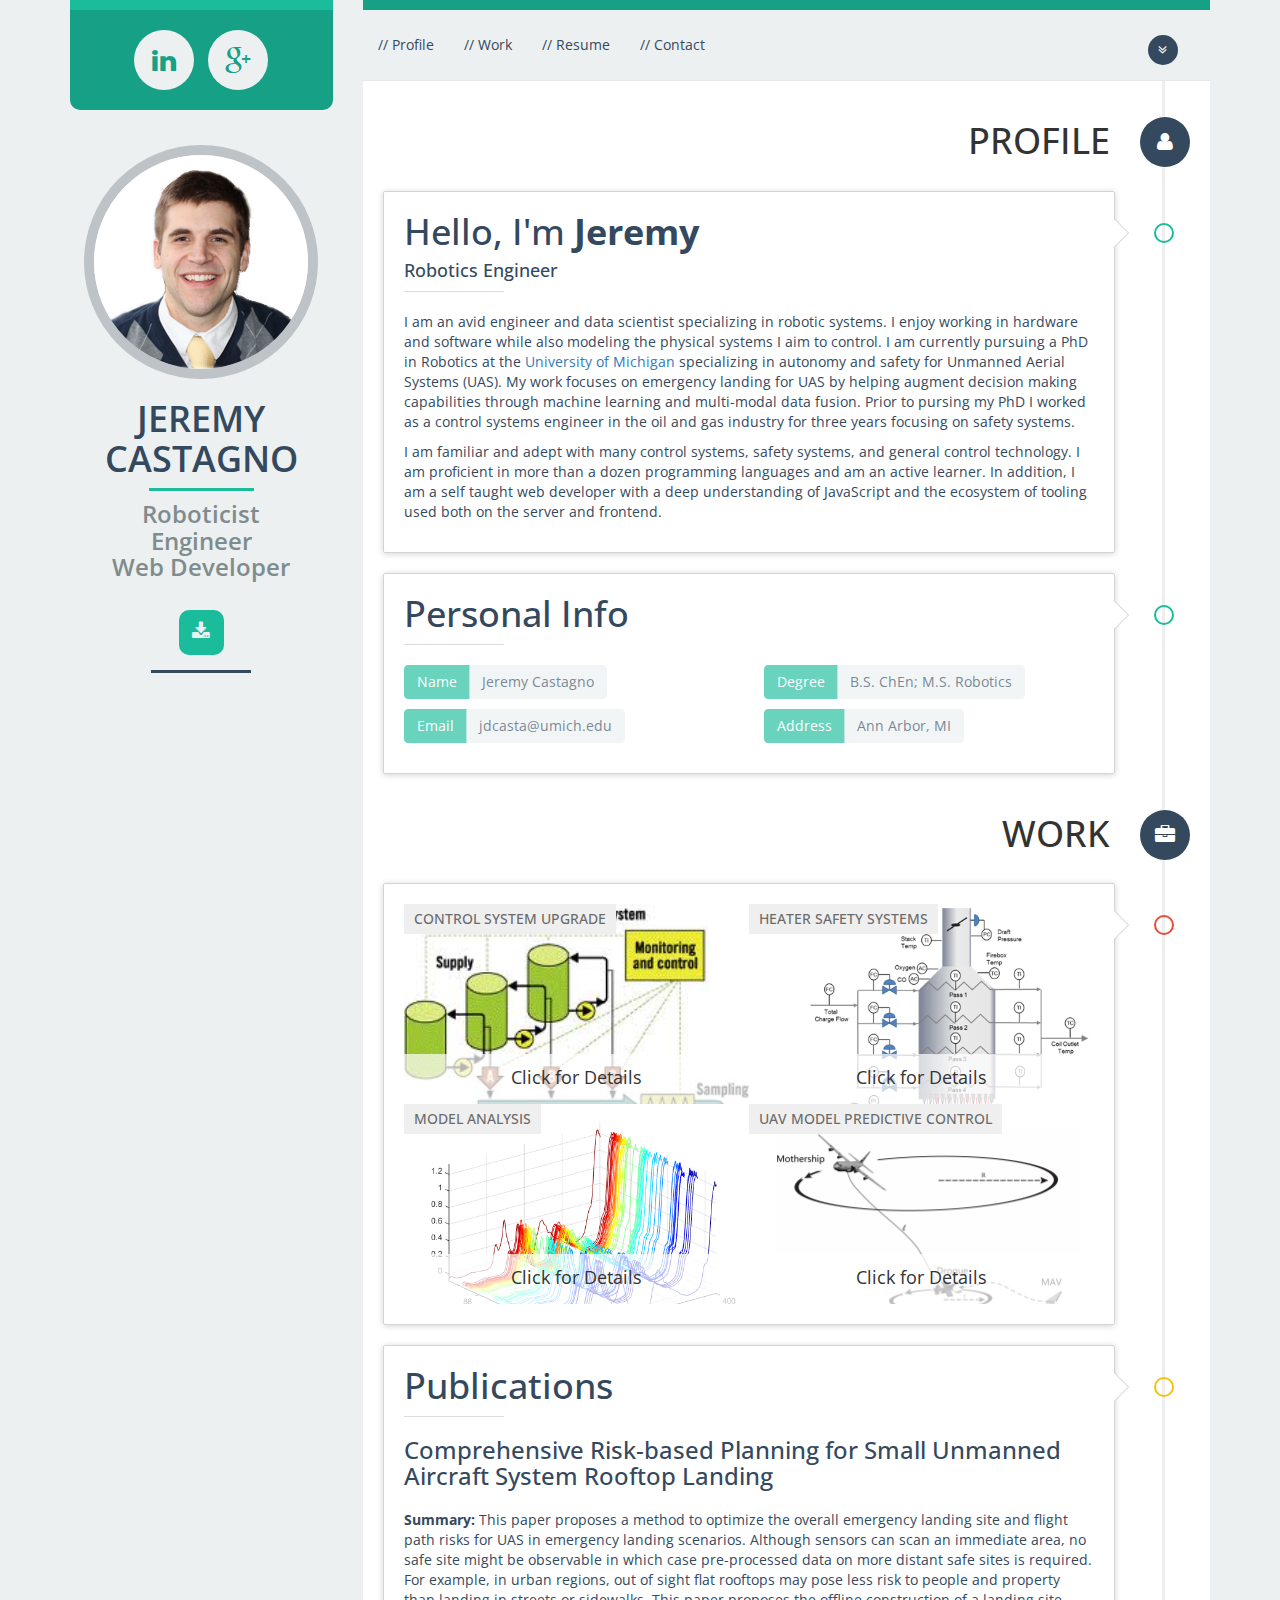
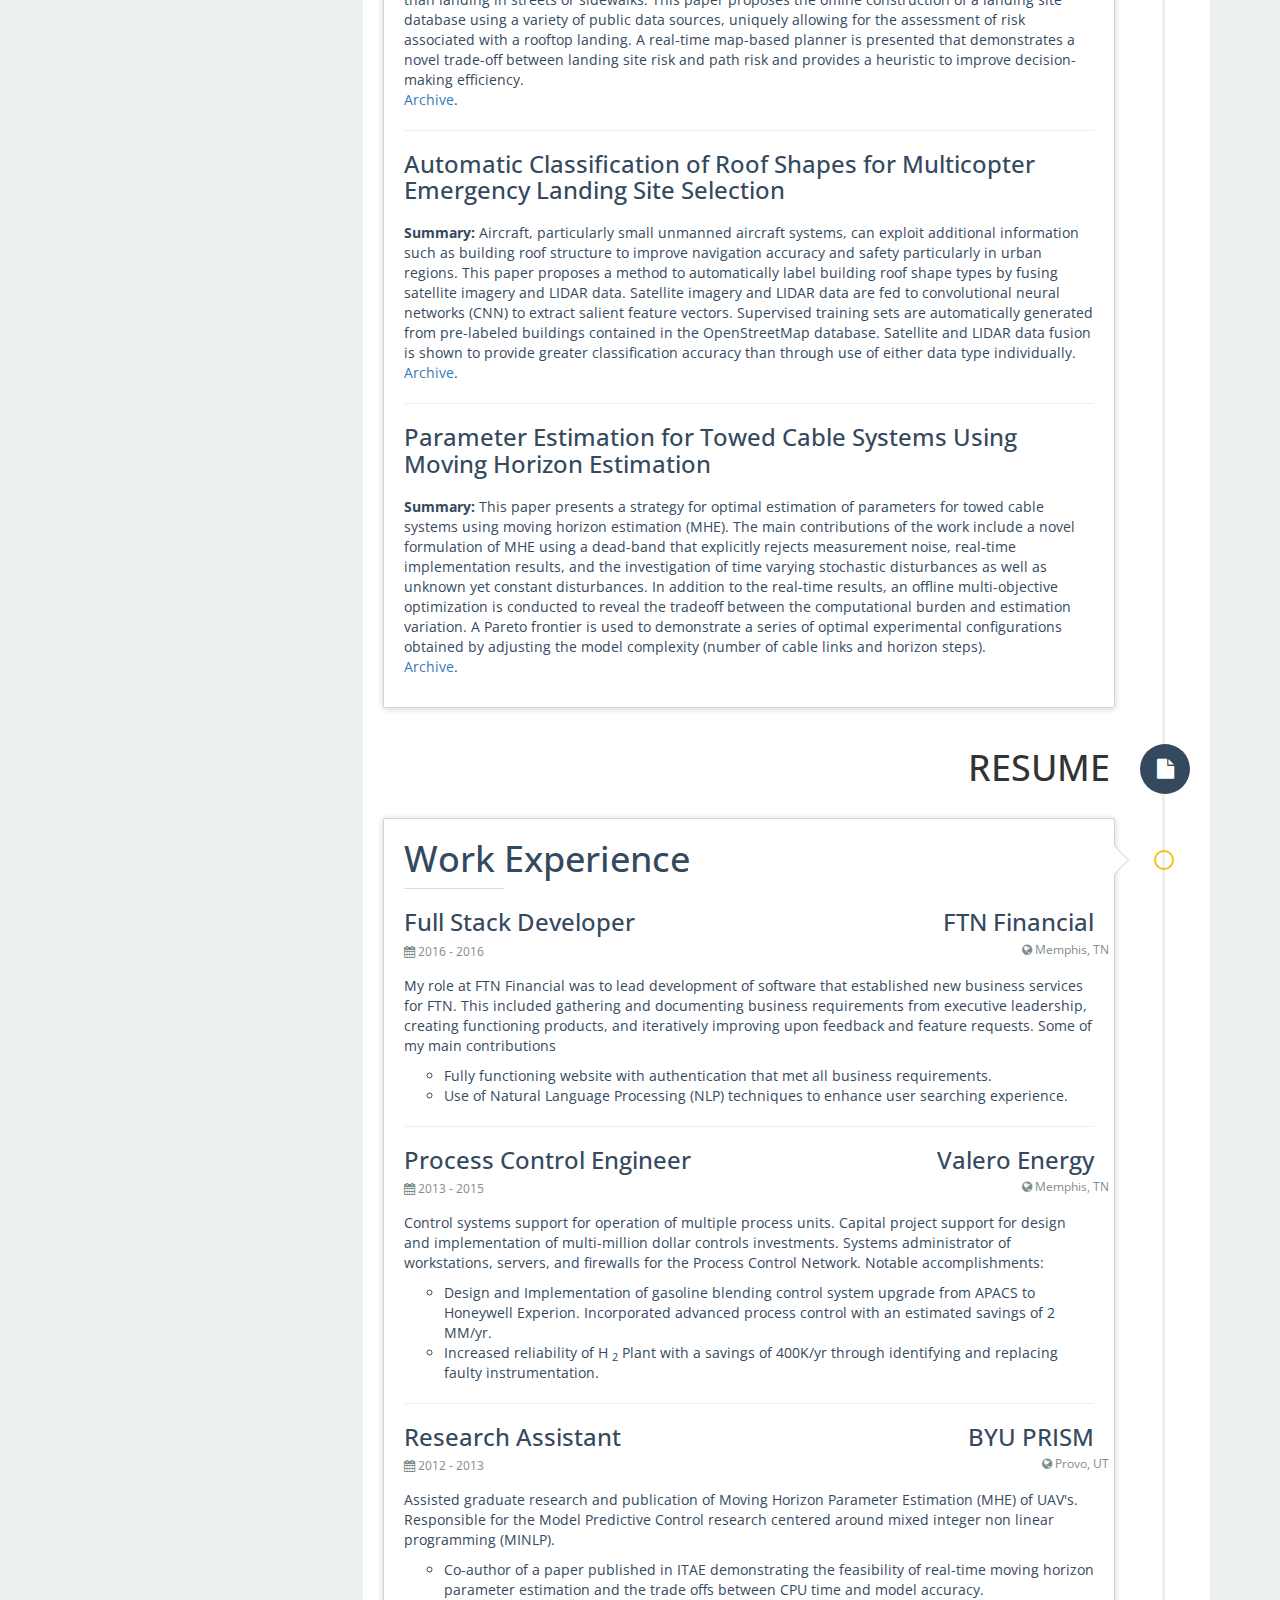
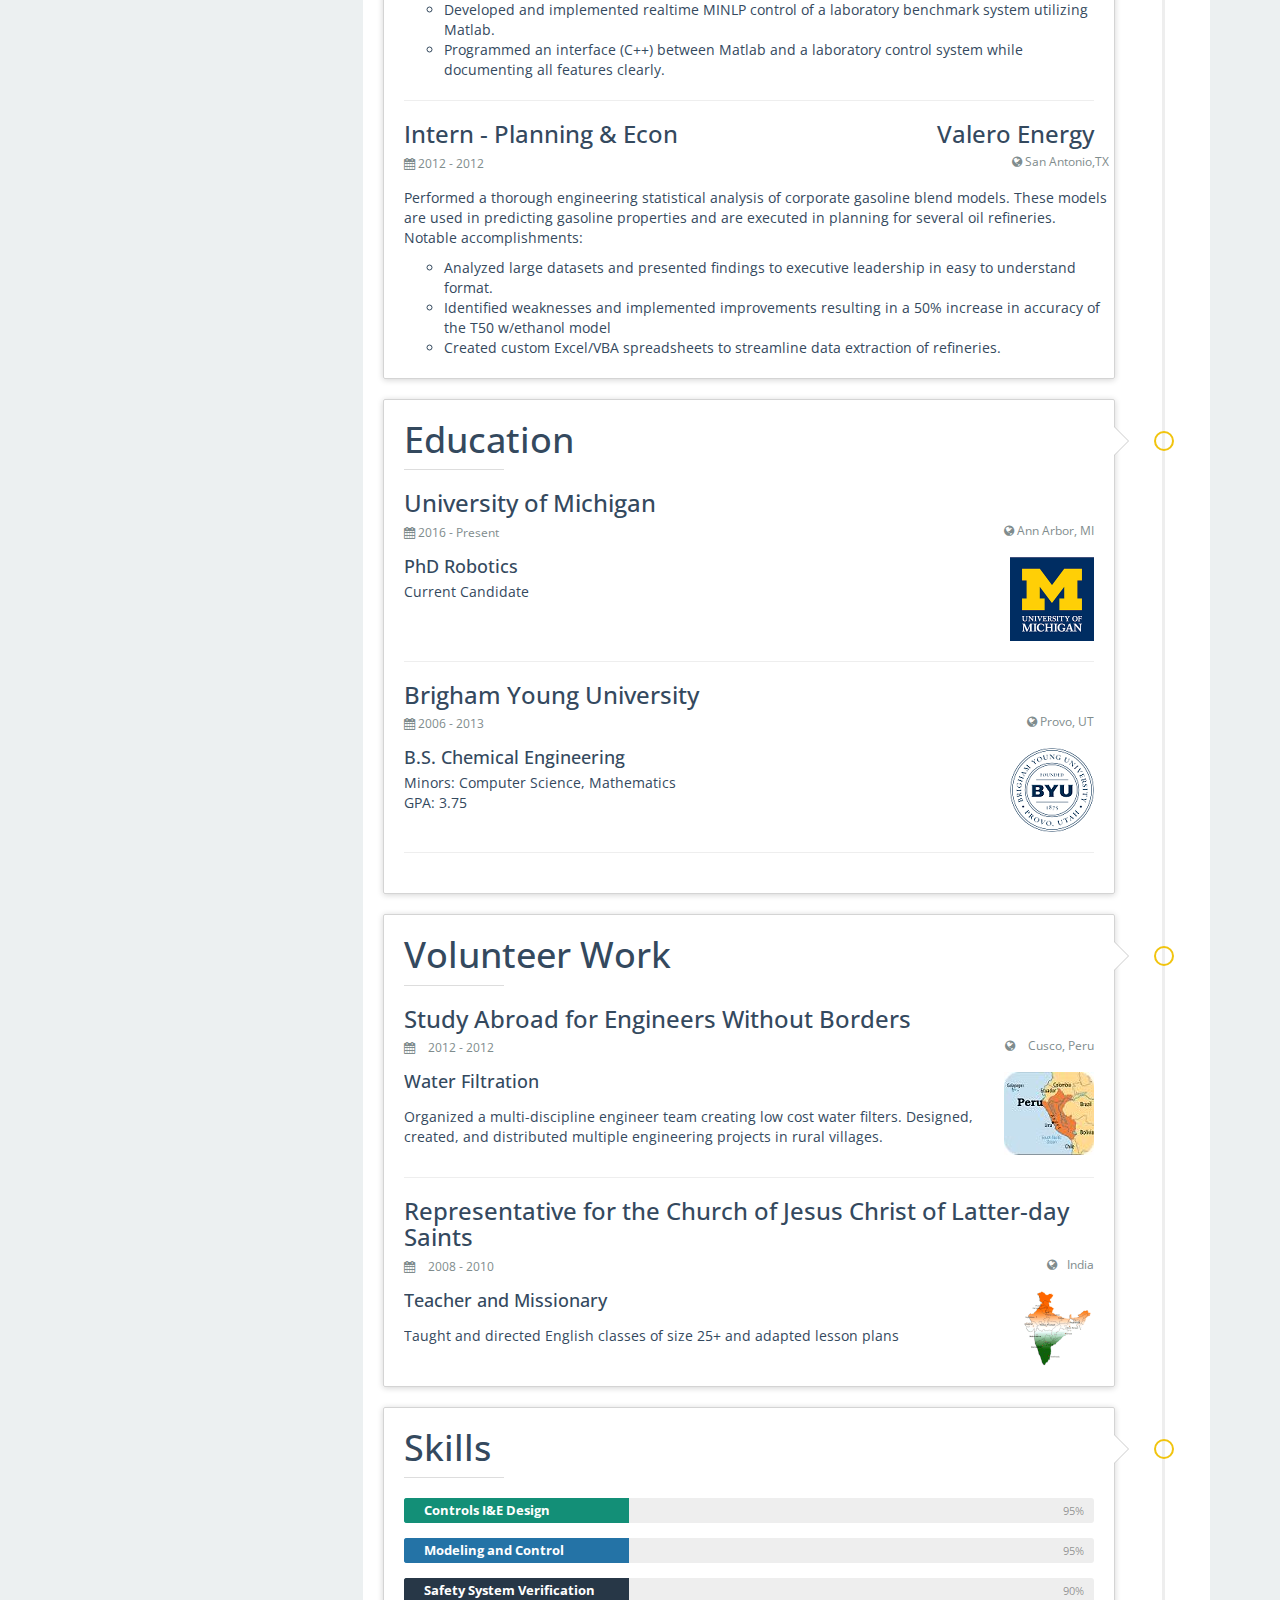
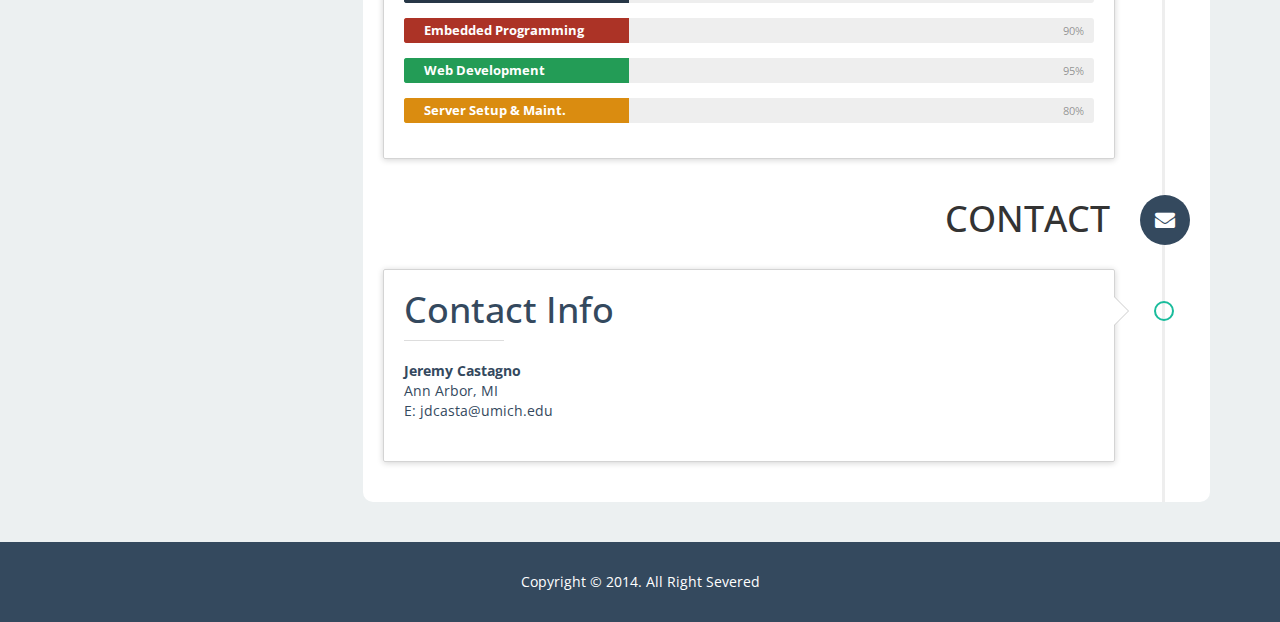
<file: index_old.html>
<!DOCTYPE html>
<html lang="en">

<head>
  <meta charset="utf-8">
  <meta http-equiv="X-UA-Compatible" content="IE=edge">
  <link rel="shortcut icon" type="image/png" href="img/function.png" />
  <meta name="viewport" content="width=device-width, initial-scale=1">
  <title>Jeremy Castagno - About Me</title>
  <meta name="description" content="Jeremy Castagno is a Chemical and Process Control Engineer who dablles in Web Development.">
  <meta name="author" content="Jeremy Castagno">
  <link rel="stylesheet" type="text/css" href="css/style.css">
  <link rel="stylesheet" type="text/css" href="css/changes.css">
  <!-- HTML5 Shim and Respond.js IE8 support of HTML5 elements and media queries -->
  <!-- WARNING: Respond.js doesn't work if you view the page via file:// -->
  <!--[if lt IE 9]>
      <script src="https://oss.maxcdn.com/libs/html5shiv/3.7.0/html5shiv.js"></script>
      <script src="https://oss.maxcdn.com/libs/respond.js/1.4.2/respond.min.js"></script>
      <![endif]-->
</head>

<body id="page-top">
  <!-- start:main -->
  <div class="container" id="main">
    <div class="row">
      <div class="col-lg-3 col-md-3 col-sm-12 col-xs-12">
        <div id="sidebar">
          <div class="sosmed">
            <div class="text-center">
              <a href="https://www.linkedin.com/pub/jeremy-castagno/2b/857/3b7">
                <i class="fa fa-linkedin fa-2x" data-toggle="tooltip" data-placement="top" title="Linked-in"></i>
              </a>
              <a href="https://plus.google.com/117236273681285596942/posts">
                <i class="fa fa-google-plus fa-2x" data-toggle="tooltip" data-placement="top" title="Google Plus"></i>
              </a>
            </div>
          </div>
          <div class="user">
            <div class="text-center">
              <img src="img/user/user_nobg.jpg" class="img-circle">
            </div>
            <div class="user-head">
              <h1>JEREMY CASTAGNO</h1>
              <div class="hr-center"></div>
              <h5>Roboticist
                <br>Engineer
                <br>Web Developer
                <br>
              </h5>
            </div>
          </div>
          <div class="link-me">
            <div class="text-center">
              <a href="https://drive.google.com/open?id=1cdoD2ZnFr4onQ6zmuMwLS12n_C0DI9Vc" target="_blank">
                <i class="fa fa-download fa-2x" data-toggle="tooltip" data-placement="top" title="Download My CV"></i>
              </a>
            </div>
            <div class="hr-center"></div>
          </div>
        </div>
      </div>
      <div class="col-lg-9 col-md-9 col-sm-12 col-xs-12">
        <div id="content">
          <!-- start:navbar -->
          <nav class="navbar navbar-default navbar-static-top" role="navigation">
            <div class="navbar-header page-scroll">
              <button type="button" class="navbar-toggle" data-toggle="collapse" data-target=".navbar-ex1-collapse">
                <span class="sr-only">Toggle navigation</span>
                <span class="icon-bar"></span>
                <span class="icon-bar"></span>
                <span class="icon-bar"></span>
              </button>
            </div>
            <div class="collapse navbar-collapse navbar-ex1-collapse">
              <ul class="nav navbar-nav navbar-left">
                <li class="page-scroll">
                  <a href="#id-profile">// Profile</a>
                </li>
                <li class="page-scroll">
                  <a href="#id-work">// Work</a>
                </li>
                <li class="page-scroll">
                  <a href="#id-resume">// Resume</a>
                </li>
                <li class="page-scroll">
                  <a href="#id-contact">// Contact</a>
                </li>
              </ul>
              <ul class="nav navbar-nav navbar-right">
                <li class="page-scroll">
                  <a href="#id-work">
                    <i class="fa fa-angle-double-down"></i>
                  </a>
                </li>
              </ul>
            </div>
          </nav>
          <!-- end:navbar -->
          <!-- start:main content -->
          <div class="main-content">
            <ul class="timeline">
              <!-- start:profile -->
              <li id="id-profile">
                <div class="timeline-badge default">
                  <i class="fa fa-user"></i>
                </div>
                <h1 class="timeline-head">PROFILE</h1>
              </li>
              <li id="profile">
                <div class="timeline-badge primary"></div>
                <div class="timeline-panel">
                  <h1>Hello, I'm
                    <strong>Jeremy</strong>
                  </h1>
                  <h4>Robotics Engineer</h4>
                  <div class="hr-left"></div>
                  <p>I am an avid engineer and data scientist specializing in robotic systems. I enjoy working in hardware and
                    software while also modeling the physical systems I aim to control. I am currently pursuing a PhD in
                    Robotics at the
                    <a href="http://robotics.umich.edu/">University of Michigan</a> specializing in autonomy and safety for Unmanned Aerial Systems (UAS). My
                    work focuses on emergency landing for UAS by helping augment decision making capabilities through machine
                    learning and multi-modal data fusion. Prior to pursing my PhD I worked as a control systems engineer
                    in the oil and gas industry for three years focusing on safety systems.
                  </p>
                  <p>I am familiar and adept with many control systems, safety systems, and general control technology. I am
                    proficient in more than a dozen programming languages and am an active learner. In addition, I am a self
                    taught web developer with a deep understanding of JavaScript and the ecosystem of tooling used both on
                    the server and frontend.
                  </p>
                </div>
              </li>
              <li id="personal-info">
                <div class="timeline-badge primary"></div>
                <div class="timeline-panel">
                  <h1>Personal Info</h1>
                  <div class="hr-left"></div>
                  <div class="row">
                    <div class="col-xs-12 col-sm-6">
                      <div class="btn-group">
                        <button type="button" disabled class="btn btn-primary">Name</button>
                        <button type="button" disabled class="btn btn-default">Jeremy Castagno</button>
                      </div>
                    </div>
                    <div class="col-xs-12 col-sm-6">
                      <div class="btn-group">
                        <button type="button" disabled class="btn btn-primary">Degree</button>
                        <button type="button" disabled class="btn btn-default">B.S. ChEn; M.S. Robotics</button>
                      </div>
                    </div>
                  </div>
                  <div class="row">
                    <div class="col-xs-12 col-sm-6">
                      <div class="btn-group">
                        <button type="button" disabled class="btn btn-primary">Email</button>
                        <button type="button" disabled class="btn btn-default">jdcasta@umich.edu</button>
                      </div>
                    </div>
                    <div class="col-xs-12 col-sm-6">
                      <div class="btn-group">
                        <button type="button" disabled class="btn btn-primary">Address</button>
                        <button type="button" disabled class="btn btn-default">Ann Arbor, MI</button>
                      </div>
                    </div>
                  </div>
                </div>
              </li>
              <!-- end:profile -->
              <!-- start papers -->
              <!-- <li id="id-papers">
                <div class="timeline-badge default">
                  <i class="fa fa-file"></i>
                </div>
                <h1 class="timeline-head">PUBLICATIONS</h1>
              </li> -->
              
              
              <!-- start:work -->
              <li id="id-work">
                <div class="timeline-badge default">
                  <i class="fa fa-briefcase"></i>
                </div>
                <h1 class="timeline-head">WORK</h1>
              </li>

              
              <li>
                <div class="timeline-badge danger"></div>
                <div class="timeline-panel">
                  <div class="timeline-body">
                    <ul class="thumbs">
                      <li>
                        <a href="#thumb1" class="thumbnail" style="background-image: url('img/content/Blend.jpg')">
                          <h4>Control System Upgrade</h4>
                          <span class="description">Click for Details</span>
                        </a>
                      </li>
                      <li>
                        <a href="#thumb2" class="thumbnail" style="background-image: url('img/content/Fired-Heater.png')">
                          <h4>Heater Safety Systems </h4>
                          <span class="description">Click for Details</span>
                        </a>
                      </li>
                      <li>
                        <a href="#thumb3" class="thumbnail" style="background-image: url('img/content/Model-Analysis.png')">
                          <h4>Model Analysis</h4>
                          <span class="description">Click for Details</span>
                        </a>
                      </li>
                      <li>
                        <a href="#thumb4" class="thumbnail" style="background-image: url('img/content/UAV.PNG')">
                          <h4>UAV Model Predictive Control</h4>
                          <span class="description">Click for Details</span>
                        </a>
                      </li>
                    </ul>
                    <div class="portfolio-content">
                      <div id="thumb1">
                        <h3>Blending Control System</h3>
                        <p>As the project control system engineer I was tasked with helping design and implement a major overhaul
                          of the gasoline blending system. This involved the complete upgrade of the basic control system
                          (BCS) and the installation and programming of an advanced process control (APC) layer using online
                          analyzers.
                        </p>
                      </div>
                      <div id="thumb2">
                        <h3>Heater Safety Systems</h3>
                        <p>Safety Interlock Systems (SIS) play a vital role in ensuring the operability and safety of process
                          units. I lead the SIS design and verification through factory acceptance tests (FAT) and site acceptance
                          tests (SAT) for 4 process heaters. The FAT involves rigorous testing through simulation to prove
                          logic in the SIS. The SAT connects the SIS to the field instrumentation and performs a full functionality
                          test.
                        </p>
                      </div>
                      <div id="thumb3">
                        <h3>Gasoline Model Analysis</h3>
                        <p>As an intern I was assigned to perform a full analysis of the accuracy of a major energy corporations
                          gasoline blend models. These models are used to predict the properties of gasoline, and if accurate,
                          can greatly increase refinery revenue through optimal planning. I gathered thousands of gasoline
                          blend data and performed a full statistical engineering analysis. One model was identified to be
                          poor for which I modified, increasing its accuracy by over 50%.
                        </p>
                      </div>
                      <div id="thumb4">
                        <h3>Model Predictive Contol</h3>
                        <p>Unmanned Ariel Vehicles (UAV's/Drones) have become a mainstream interest in present time. Our research
                          at BYU focused on Moving Horizon Parameter Estimation used to provide detailed control of UAV capturing
                          system. In this system a UAV low on fuel is to be recovered by a "Mothership" with a cabling system.
                          This delicate process is controlled based on detailed models whose parameters are determined using
                          advanced estimation algorithms.
                        </p>
                        <p style="font-size: 11px">
                          Sun, L., Castagno, J., Hedengren, J. D., and Beard, R. W., "Parameter Estimation for Towed Cable Systems Using Moving Horizon
                          Estimation", IEEE Transactions on Aerospace and Electronic Systems, in press.
                        </p>
                      </div>
                    </div>
                  </div>
                </div>
              </li>
              <li id="paper1">
                  <div class="timeline-badge warning"></div>
                  <div class="timeline-panel">
                    <h1>Publications</h1>
                    <div class="hr-left"></div>
                    <div class="work-experience">
                        <div class="row noMargin">
                          <div class="col-sm-12 col-xs-12 noMargin">
                            <h3 class="noMargin" style="margin-top:0px">Comprehensive Risk-based Planning for Small Unmanned Aircraft System Rooftop Landing</h3>
                          </div>
                        </div>
                        <p>
                          <b>Summary:</b>
                            This paper proposes a method to optimize the overall emergency landing site and flight path risks for UAS in emergency landing scenarios. 
                            Although sensors can scan an immediate area, no safe site might be observable in which case pre-processed data on more distant safe sites is required. 
                             For example, in urban regions, out of sight flat rooftops may pose less risk to people and property than landing in streets or sidewalks. 
                             This paper proposes the offline construction of a landing site database using a variety of public data sources, uniquely allowing for the assessment of risk associated with a rooftop landing. 
                             A real-time map-based planner is presented that demonstrates a novel trade-off between landing site risk and path risk and provides a heuristic to improve decision-making efficiency. 
                             <br>
                             <a href="https://drive.google.com/open?id=1hY_OPHDaM3Fk4ekQQxx1HTR9ZozLFSvf">Archive</a>.
                        </p>
                      </div>
                      <hr>
                    <div class="work-experience">
                      <div class="row noMargin">
                        <div class="col-sm-12 col-xs-12 noMargin">
                          <h3 class="noMargin" style="margin-top:0px">Automatic Classification of Roof Shapes for
                            Multicopter Emergency Landing Site Selection</h3>
                        </div>
                      </div>
                      <p>
                        <b>Summary:</b> Aircraft, particularly small unmanned aircraft systems, can exploit additional information such as building roof structure to improve navigation accuracy and safety particularly in urban regions. 
                        This paper proposes a method to automatically label building roof shape types by fusing satellite imagery and LIDAR data. Satellite imagery and LIDAR data are fed to convolutional neural networks (CNN) to extract salient feature vectors. 
                        Supervised training sets are automatically generated from pre-labeled buildings contained in the OpenStreetMap database. 
                        Satellite and LIDAR data fusion is shown to provide greater classification accuracy than through use of either data type individually. 
                        <br> <a href="https://arxiv.org/abs/1802.06274">Archive</a>.
                      </p>
                    </div>
                    <hr>
                    <div class="work-experience">
                        <div class="row noMargin">
                          <div class="col-sm-12 col-xs-12 noMargin">
                            <h3 class="noMargin" style="margin-top:0px">Parameter Estimation for
                                Towed Cable Systems Using Moving Horizon Estimation</h3>
                          </div>
                        </div>
                        <p>
                          <b>Summary:</b> This paper presents a strategy for optimal estimation of parameters for towed cable systems using moving horizon
                          estimation (MHE). The main contributions of the work include a novel formulation of MHE using a dead-band that
                          explicitly rejects measurement noise, real-time implementation results, and the investigation of time varying stochastic
                          disturbances as well as unknown yet constant disturbances. In addition to the real-time results, an offline multi-objective optimization is
                          conducted to reveal the tradeoff between the computational burden and estimation variation. A Pareto frontier is used
                          to demonstrate a series of optimal experimental configurations obtained by adjusting the model complexity (number
                          of cable links and horizon steps). 
                          <br>
                          <a href="https://apm.byu.edu/prism/uploads/Members/SunCastagnoHedengren14.pdf">Archive</a>.
                        </p>
                      </div>
                  </div>
                </li>
              <!-- end:work -->
              <!-- start:resume -->
              <li id="id-resume">
                <div class="timeline-badge default">
                  <i class="fa fa-file"></i>
                </div>
                <h1 class="timeline-head">RESUME</h1>
              </li>
              <li id="resume1">
                <div class="timeline-badge warning"></div>
                <div class="timeline-panel">
                  <h1>Work Experience</h1>
                  <div class="hr-left"></div>
                  <div class="work-experience">
                    <div class="row noMargin">
                      <div class="col-sm-8 col-xs-12 noMargin">
                        <h3 class="noMargin" style="margin-top:0px">Full Stack Developer</h3>
                      </div>
                      <div class="col-sm-4 col-xs-12 noMargin">
                        <h3 class="header-span" style="margin-top:0px">FTN Financial</h3>
                      </div>
                    </div>
                    <div class="row noMargin">
                      <small>
                        <i class="fa fa-calendar"></i> 2016 - 2016 </small>
                      <small style="float:right">
                        <i class="fa fa-globe"></i> Memphis, TN</small>
                    </div>
                    <p>
                      My role at FTN Financial was to lead development of software that established new business services for FTN. This included
                      gathering and documenting business requirements from executive leadership, creating functioning products,
                      and iteratively improving upon feedback and feature requests. Some of my main contributions
                    </p>
                    <ul>
                      <li>
                        Fully functioning website with authentication that met all business requirements.
                      </li>
                      <li>
                        Use of Natural Language Processing (NLP) techniques to enhance user searching experience.
                      </li>
                    </ul>
                  </div>
                  <hr>
                  <div class="work-experience">
                    <div class="row noMargin">
                      <div class="col-sm-8 col-xs-12 noMargin">
                        <h3 class="noMargin" style="margin-top:0px">Process Control Engineer</h3>
                      </div>
                      <div class="col-sm-4 col-xs-12 noMargin">
                        <h3 class="header-span" style="margin-top:0px">Valero Energy</h3>
                      </div>
                    </div>
                    <div class="row noMargin">
                      <small>
                        <i class="fa fa-calendar"></i> 2013 - 2015</small>
                      <small style="float:right">
                        <i class="fa fa-globe"></i> Memphis, TN</small>
                    </div>
                    <p>
                      Control systems support for operation of multiple process units. Capital project support for design and implementation of
                      multi-million dollar controls investments. Systems administrator of workstations, servers, and firewalls
                      for the Process Control Network. Notable accomplishments:
                    </p>
                    <ul>
                      <li>
                        Design and Implementation of gasoline blending control system upgrade from APACS to Honeywell Experion. Incorporated advanced
                        process control with an estimated savings of 2 MM/yr.
                      </li>
                      <li>
                        Increased reliability of H
                        <sub>2</sub> Plant with a savings of 400K/yr through identifying and replacing faulty instrumentation.
                      </li>
                    </ul>
                  </div>
                  <hr>
                  <div class="work-experience">
                    <div class="row noMargin">
                      <div class="col-sm-8 col-xs-12 noMargin">
                        <h3 style="margin-top:0px">Research Assistant</h3>
                      </div>
                      <div class="col-sm-4 col-xs-12 noMargin">
                        <h3 class="header-span" style="margin-top:0px">BYU PRISM</h3>
                      </div>
                    </div>
                    <div class="row noMargin">
                      <small>
                        <i class="fa fa-calendar"></i> 2012 - 2013</small>
                      <small style="float:right">
                        <i class="fa fa-globe"></i> Provo, UT</small>
                    </div>
                    <p>Assisted graduate research and publication of Moving Horizon Parameter Estimation (MHE) of UAV's. Responsible
                      for the Model Predictive Control research centered around mixed integer non linear programming (MINLP).
                    </p>
                    <ul>
                      <li>
                        Co-author of a paper published in ITAE demonstrating the feasibility of real-time moving horizon parameter estimation and
                        the trade offs between CPU time and model accuracy.
                      </li>
                      <li>
                        Developed and implemented realtime MINLP control of a laboratory benchmark system utilizing Matlab.
                      </li>
                      <li>
                        Programmed an interface (C++) between Matlab and a laboratory control system while documenting all features clearly.
                      </li>
                    </ul>
                  </div>
                  <hr>
                  <div class="work-experience">
                    <div class="row noMargin">
                      <div class="col-sm-8 col-xs-12 noMargin">
                        <h3 style="margin-top:0px">Intern - Planning & Econ </h3>
                      </div>
                      <div class="col-sm-4 col-xs-12 noMargin">
                        <h3 class="header-span" style="margin-top:0px">Valero Energy</h3>
                      </div>
                    </div>
                    <div class="row noMargin">
                      <small>
                        <i class="fa fa-calendar"></i> 2012 - 2012</small>
                      <small style="float:right">
                        <i class="fa fa-globe"></i> San Antonio,TX</small>
                      <p>Performed a thorough engineering statistical analysis of corporate gasoline blend models. These models
                        are used in predicting gasoline properties and are executed in planning for several oil refineries.
                        Notable accomplishments:
                      </p>
                      <ul>
                        <li>
                          Analyzed large datasets and presented findings to executive leadership in easy to understand format.
                        </li>
                        <li>
                          Identified weaknesses and implemented improvements resulting in a 50% increase in accuracy of the T50 w/ethanol model
                        </li>
                        <li>
                          Created custom Excel/VBA spreadsheets to streamline data extraction of refineries.
                        </li>
                      </ul>
                    </div>
                  </div>
                </div>
              </li>
              <li id="resume2">
                <div class="timeline-badge warning"></div>
                <div class="timeline-panel">
                  <h1>Education</h1>
                  <div class="hr-left"></div>
                  <div class="work-experience">
                    <h3>University of Michigan</h3>
                    <small>
                      <i class="fa fa-calendar"></i> 2016 - Present</small>
                    <small style="float:right">
                      <i class="fa fa-globe"></i> Ann Arbor, MI</small>
                    <div class="media">
                      <div class="media-body">
                        <h4 class="media-heading">PhD Robotics</h4>
                        Current Candidate
                      </div>
                      <div class="media-right">
                        <a href="#">
                          <img class="media-object" width="84" height="84" src="img/content/umich_logo.png" alt="...">
                        </a>
                      </div>
                    </div>
                  </div>
                  <hr>
                  <div class="work-experience">
                    <h3>Brigham Young University</h3>
                    <small>
                      <i class="fa fa-calendar"></i> 2006 - 2013</small>
                    <small style="float:right">
                      <i class="fa fa-globe"></i> Provo, UT</small>
                    <div class="media">
                      <div class="media-body">
                        <h4 class="media-heading">B.S. Chemical Engineering</h4>
                        Minors: Computer Science, Mathematics
                        <br> GPA: 3.75
                      </div>
                      <div class="media-right">
                        <a href="#">
                          <img class="media-object" width="84" height="84" src="img/content/byuLogo4.png" alt="...">
                        </a>
                      </div>
                    </div>
                  </div>
                  <hr>
                </div>
              </li>
              <li id="resume">
                <div class="timeline-badge warning"></div>
                <div class="timeline-panel">
                  <h1>Volunteer Work</h1>
                  <div class="hr-left"></div>
                  <div class="work-experience">
                    <h3>Study Abroad for Engineers Without Borders</h3>
                    <small>
                      <i class="fa fa-calendar"></i> 2012 - 2012</small>
                    <small style="float:right">
                      <i class="fa fa-globe"></i> Cusco, Peru</small>
                    <div class="media">
                      <div class="media-body">
                        <h4 class="media-heading">Water Filtration</h4>
                        <p>Organized a multi-discipline engineer team creating low cost water filters. Designed, created, and
                          distributed multiple engineering projects in rural villages.
                        </p>
                      </div>
                      <div class="media-right">
                        <a href="#">
                          <img class="media-object" src="img/content/peru.jpg" alt="...">
                        </a>
                      </div>
                    </div>
                  </div>
                  <hr>
                  <div class="work-experience">
                    <h3>Representative for the Church of Jesus Christ of Latter-day Saints</h3>
                    <small>
                      <i class="fa fa-calendar"></i> 2008 - 2010</small>
                    <small style="float:right">
                      <i class="fa fa-globe"></i>India</small>
                    <div class="media">
                      <div class="media-body">
                        <h4 class="media-heading">Teacher and Missionary</h4>
                        <p>Taught and directed English classes of size 25+ and adapted lesson plans </p>
                      </div>
                      <div class="media-right">
                        <a href="">
                          <img class="media-object" src="img/content/gif_india.gif" alt="...">
                        </a>
                      </div>
                    </div>
                  </div>
                </div>
              </li>
              <li>
                <div class="timeline-badge warning"></div>
                <div class="timeline-panel">
                  <h1>Skills</h1>
                  <div class="hr-left"></div>
                  <div class="skillbar clearfix " data-percent="95%">
                    <div class="skillbar-title" style="background: #16a085;">
                      <span>Controls I&amp;E Design</span>
                    </div>
                    <div class="skillbar-bar" style="background: #1abc9c;"></div>
                    <div class="skill-bar-percent">95%</div>
                  </div>
                  <!-- End Skill Bar -->
                  <div class="skillbar clearfix " data-percent="95%">
                    <div class="skillbar-title" style="background: #2980b9;">
                      <span>Modeling and Control</span>
                    </div>
                    <div class="skillbar-bar" style="background: #3498db;"></div>
                    <div class="skill-bar-percent">95%</div>
                  </div>
                  <!-- End Skill Bar -->
                  <div class="skillbar clearfix " data-percent="90%">
                    <div class="skillbar-title" style="background: #2c3e50;">
                      <span>Safety System Verification</span>
                    </div>
                    <div class="skillbar-bar" style="background: #2c3e50;"></div>
                    <div class="skill-bar-percent">90%</div>
                  </div>
                  <!-- End Skill Bar -->
                  <div class="skillbar clearfix " data-percent="90%">
                    <div class="skillbar-title" style="background: #c0392b;">
                      <span>Embedded Programming</span>
                    </div>
                    <div class="skillbar-bar" style="background: #e74c3c;"></div>
                    <div class="skill-bar-percent">90%</div>
                  </div>
                  <!-- End Skill Bar -->
                  <div class="skillbar clearfix " data-percent="95%">
                    <div class="skillbar-title" style="background: #27ae60;">
                      <span>Web Development</span>
                    </div>
                    <div class="skillbar-bar" style="background: #2ecc71;"></div>
                    <div class="skill-bar-percent">95%</div>
                  </div>
                  <!-- End Skill Bar -->
                  <div class="skillbar clearfix " data-percent="80%">
                    <div class="skillbar-title" style="background: #f39c12;">
                      <span>Server Setup &amp; Maint.</span>
                    </div>
                    <div class="skillbar-bar" style="background: #f1c40f;"></div>
                    <div class="skill-bar-percent">80%</div>
                  </div>
                  <!-- End Skill Bar -->
                </div>
              </li>
              <!-- end:resume -->
              <!-- start:contact -->
              <li id="id-contact">
                <div class="timeline-badge default">
                  <i class="fa fa-envelope"></i>
                </div>
                <h1 class="timeline-head">CONTACT</h1>
                <li>
                  <div class="timeline-badge primary"></div>
                  <div class="timeline-panel">
                    <h1>Contact Info</h1>
                    <div class="hr-left"></div>
                    <div class="row" id="contact">
                      <div class="col-md-6">
                        <address>
                          <strong>Jeremy Castagno</strong>
                          <br> Ann Arbor, MI
                          <br> E:
                          <a href="mailto:#">jdcasta@umich.edu</a>
                        </address>
                      </div>
                      <div class="col-md-6">
                        <p></p>
                      </div>
                    </div>
                  </div>
                </li>
                <!-- end:contact -->
            </ul>
          </div>
          <!-- end:main content -->
        </div>
      </div>
    </div>
  </div>
  <!-- end:main -->
  <!-- start:footer -->
  <footer>
    <div class="container">
      <div class="text-center">
        <p>Copyright &copy; 2014. All Right Severed</p>
      </div>
    </div>
  </footer>
  <!-- end:footer -->
  <!-- start:javascript -->
  <script src="js/jquery-1.11.1.min.js"></script>
  <script src="js/bootstrap.min.js"></script>
  <script src="js/marinka.js"></script>
  <script src="js/portfolio.jquery.js"></script>
  <script src="js/jquery.easing.min.js"></script>
  <script src="js/scrolling-nav.js"></script>
  <script src="js/jquery.scrollUp.js"></script>
  <!-- end:javascript -->
</body>

</html>
</file>
<file: css/changes.css>
@media (max-width: 768px) {
  .timeline:before {
      top: inherit !important;
      bottom: inherit !important;
      position: inherit !important;
      content: inherit !important;
      width: inherit !important;
      background-color: inherit !important;
      right: inherit !important;
      margin-left: inherit !important;
  }

  .timeline > li > .timeline-panel {
      width: 100%;
      float: left;
      color: #34495e;
      border: 1px solid #d4d4d4;
      border-radius: 2px;
      padding: 20px;
      position: relative;
      -webkit-box-shadow: 0 1px 6px rgba(0, 0, 0, 0.175);
      box-shadow: 0 1px 6px rgba(0, 0, 0, 0.175);
  }

  #content .main-content {
      padding: 0 10px;
  }

  .timeline > li > .timeline-panel:before {
      position: inherit !important;
      top: inherit !important;
      right: inherit !important;
      display: inherit !important;
      border-top: 14px solid transparent;
      border-left: 14px solid #fff;
      border-right: 0 solid #fff;
      border-bottom: 14px solid transparent;
      content: inherit !important;
  }

  .timeline > li > .timeline-panel:after {
      position: inherit !important;
      top: inherit !important;
      right: inherit !important;
      display: inherit !important;
      border-top: 14px solid transparent;
      border-left: 14px solid #fff;
      border-right: 0 solid #fff;
      border-bottom: 14px solid transparent;
      content: inherit !important;
  }

}
@media (max-width: 500px) {
  ul.thumbs li.content {
      height: 360px;
  }
}

@media (min-width:500px) and (max-width: 768px) {
  ul.thumbs li.content {
      height: 300px;
  }
}


.btn-group {
    margin-right: 0px !important;
}
</file>
<file: css/style.css>
/*
	Name	: Marinka Theme;
	Version	: 1.0;
	Created : 16 Juni 2014;
*/

/*	IMPORT
===========================*/

@import url('bootstrap.min.css');
@import url('font-awesome.min.css');
@import url('portfolio.jquery.css');
@import url(https://fonts.googleapis.com/css?family=Open+Sans:400,300,600,700,800);

/* GENERAL
===========================*/

html, body{
	margin: 0;
	padding: 0;
}

body{
	font-family: "Open Sans", sans-serif;
	font-weight: 400;
	background-color: #ecf0f1;
	scrollbar-face-color: #121212;
}

::-webkit-scrollbar {
	width: 8px;
}

::-webkit-scrollbar-track {
	background-color: #121212;
} 

::-webkit-scrollbar-thumb {
	background-color: #1ccdab;
	-webkit-border-radius: 2px;
	   -moz-border-radius: 2px;
	    -ms-border-radius: 2px;
		 -o-border-radius: 2px;
			border-radius: 2px;
} 

::-webkit-scrollbar-button {
	display: none;
} 

::-webkit-scrollbar-corner {
	background-color: #000000;
}

#scrollUp {
	bottom: 20px;
	right: 20px;
	height: 38px;  /* Height of image */
	width: 38px; /* Width of image */
	background: url(../img/top.png) no-repeat;
}

.btn.btn-default{
	background-color: #ecf0f1;
	color: #34495e;
	border: 1px solid #ecf0f1;
}

.btn.btn-default:hover{
	background-color: #bdc3c7;
	color: #34495e;
	border: 1px solid #bdc3c7;
	transition: all 1s ease;
	-webkit-transition: all 1s ease;
	   -moz-transition: all 1s ease;
	    -ms-transition: all 1s ease;
	     -o-transition: all 1s ease;
}

.btn.btn-primary{
	background-color: #1abc9c;
	color: #fff;
	border: 1px solid #1abc9c;
}

.btn.btn-primary:hover{
	background-color: #16a085;
	color: #fff;
	border: 1px solid #16a085;
	transition: all 1s ease;
	-webkit-transition: all 1s ease;
	   -moz-transition: all 1s ease;
	    -ms-transition: all 1s ease;
	     -o-transition: all 1s ease;
}

.btn.btn-success{
	background-color: #2ecc71;
	color: #fff;
	border: 1px solid #2ecc71;
}

.btn.btn-success:hover{
	background-color: #27ae60;
	color: #fff;
	border: 1px solid #27ae60;
	transition: all 1s ease;
	-webkit-transition: all 1s ease;
	   -moz-transition: all 1s ease;
	    -ms-transition: all 1s ease;
	     -o-transition: all 1s ease;
}

.btn.btn-info{
	background-color: #3498db;
	color: #fff;
	border: 1px solid #3498db;
}

.btn.btn-info:hover{
	background-color: #2980b9;
	color: #fff;
	border: 1px solid #2980b9;
	transition: all 1s ease;
	-webkit-transition: all 1s ease;
	   -moz-transition: all 1s ease;
	    -ms-transition: all 1s ease;
	     -o-transition: all 1s ease;
}

.btn.btn-warning{
	background-color: #f1c40f;
	color: #fff;
	border: 1px solid #f1c40f;
}

.btn.btn-warning:hover{
	background-color: #f39c12;
	color: #fff;
	border: 1px solid #f39c12;
	transition: all 1s ease;
	-webkit-transition: all 1s ease;
	   -moz-transition: all 1s ease;
	    -ms-transition: all 1s ease;
	     -o-transition: all 1s ease;
}

.btn.btn-danger{
	background-color: #e74c3c;
	color: #fff;
	border: 1px solid #e74c3c;
}

.btn.btn-danger{
	background-color: #c0392b;
	color: #fff;
	border: 1px solid #c0392b;
	transition: all 1s ease;
	-webkit-transition: all 1s ease;
	   -moz-transition: all 1s ease;
	    -ms-transition: all 1s ease;
	     -o-transition: all 1s ease;
}

.btn-group{
	margin-right: 20px;
	margin-bottom: 10px;
}

.input-lg{
	margin-bottom: 22px;
}

.form-control{
	border: 1px solid #1abc9c;
}

.form-control:focus{
	border: 1px solid #ecf0f1;
	box-shadow: none;
	-webkit-box-shadow: none;
	   -moz-box-shadow: none;
	    -ms-box-shadow: none;
	     -o-box-shadow: none;
	background-color: #ecf0f1;
	transition: all 1s ease;
	-webkit-transition: all 1s ease;
	   -moz-transition: all 1s ease;
	    -ms-transition: all 1s ease;
	     -o-transition: all 1s ease;
}

/* SIDEBAR
===========================*/

#sidebar{
	border-top: 10px solid #1abc9c;
	margin-bottom: 30px;
}

#sidebar .sosmed{
	background-color: #16a085;
	margin-bottom: 35px;
	padding: 20px;
	color: #ecf0f1;
	border-bottom-right-radius: 10px;
	-webkit-border-bottom-right-radius: 10px;
	   -moz-border-bottom-right-radius: 10px;
	    -ms-border-bottom-right-radius: 10px;
	     -o-border-bottom-right-radius: 10px;
	border-bottom-left-radius: 10px;
	-webkit-border-bottom-left-radius: 10px;
	   -moz-border-bottom-left-radius: 10px;
	    -ms-border-bottom-left-radius: 10px;
	     -o-border-bottom-left-radius: 10px;
}

#sidebar .sosmed a{
	color: #ecf0f1;
	margin-right: 5px;
	margin-left: 5px;
}

#sidebar .sosmed a i.fa{
	background-color: #ecf0f1;
	color: #16a085;
	width: 60px;
	height: 60px;
	border-radius: 100%;
	-webkit-border-radius: 100%;
	   -moz-border-radius: 100%;
	    -ms-border-radius: 100%;
	     -o-border-radius: 100%;
	padding-top: 18px;
}

#sidebar .sosmed a i.fa:hover{
	background-color: #bdc3c7;
	transition: all 1s ease;
	-webkit-transition: all 1s ease;
	   -moz-transition: all 1s ease;
	    -ms-transition: all 1s ease;
	     -o-transition: all 1s ease;
}

#sidebar .user{
	margin-bottom: 30px;
}

#sidebar .user img{
	border: 10px solid #bdc3c7;
}

#sidebar .user .user-head{
	text-align: center;
}

#sidebar .user .user-head h1{
	color: #34495e;
	font-weight: 600;
}

#sidebar .user .user-head h5{
	font-weight: 600;
	color: #7f8c8d;
	font-size: 18pt;
}

#sidebar .user .user-head .hr-center{
	height: 3px;
	background-color: #1abc9c;
	width: 40%;
	display: block;
	margin: 0 auto;
}

#sidebar .link-me{
	margin-top: 30px;
}

#sidebar .link-me i.fa{
	background-color: #1abc9c;
	color: #ecf0f1;
	width: 45px;
	height: 45px;
	padding-top: 13px;
	border-radius: 10px;
	font-size: 14pt;
	-webkit-border-radius: 10px;
	   -moz-border-radius: 10px;
	    -ms-border-radius: 10px;
	     -o-border-radius: 10px;
}

#sidebar .link-me i.fa:hover{
	background-color: #bdc3c7;
	transition: all 1s ease;
	-webkit-transition: all 1s ease;
	   -moz-transition: all 1s ease;
	    -ms-transition: all 1s ease;
	     -o-transition: all 1s ease;
}

#sidebar .link-me .hr-center{
	height: 3px;
	background-color: #34495e;
	margin: 0 auto;
	width: 100px;
	margin-top: 15px;
}

/* CONTENT
===========================*/

#content{
	background-color: #fff;
	border-top: 10px solid #16a085;
	border-bottom-right-radius: 10px;
	-webkit-border-bottom-right-radius: 10px;
	   -moz-border-bottom-right-radius: 10px;
	    -ms-border-bottom-right-radius: 10px;
	     -o-border-bottom-right-radius: 10px;
	border-bottom-left-radius: 10px;
	-webkit-border-bottom-left-radius: 10px;
	   -moz-border-bottom-left-radius: 10px;
	    -ms-border-bottom-left-radius: 10px;
	     -o-border-bottom-left-radius: 10px;
}

#content .navbar{
	margin-bottom: 0;
	background-color: #ecf0f1;
}

#content .navbar-default .navbar-nav > .active > a, 
#content .navbar-default .navbar-nav > .active > a:hover, 
#content .navbar-default .navbar-nav > .active > a:focus{
	border-radius: 6px;
	-webkit-border-radius: 6px;
	   -moz-border-radius: 6px;
	    -ms-border-radius: 6px;
	     -o-border-radius: 6px;
}

#content .navbar-default .navbar-collapse, 
#content .navbar-default .navbar-form{
	margin-top: 10px;
}

#content .navbar-default ul.nav li a{
	color: #34495e;
}

#content .navbar-default ul.nav li a:hover{
	color: #1abc9c;
	transition: all 1s ease;
	-webkit-transition: all 1s ease;
	   -moz-transition: all 1s ease;
	    -ms-transition: all 1s ease;
	     -o-transition: all 1s ease;
}

#content .navbar ul.nav.navbar-right{
	margin-right: 17px !important;
}

#content .navbar ul.nav.navbar-right i.fa{
	background-color: #34495e;
	color: #fff;
	width: 30px;
	padding-top: 8px;
	padding-left: 10px;
	border-radius: 100%;
	-webkit-border-radius: 100%;
	   -moz-border-radius: 100%;
	    -ms-border-radius: 100%;
	     -o-border-radius: 100%;
	height: 30px;
}

#content .main-content{
	padding: 0 20px;
}

.timeline {
  	list-style: none;
  	padding: 20px 0 20px;
  	position: relative;
}

.timeline:before {
  	top: 0;
  	bottom: 0;
  	position: absolute;
  	content: " ";
  	width: 3px;
  	background-color: #eeeeee;
  	right: 25px;
  	margin-left: -1.5px;
}

.timeline > li {
  	margin-bottom: 20px;
  	position: relative;
}

.timeline > li:before,
.timeline > li:after {
  	content: " ";
  	display: table;
}

.timeline > li:after {
  	clear: both;
}

.timeline > li:before,
.timeline > li:after {
  	content: " ";
  	display: table;
}

.timeline > li:after {
  	clear: both;
}

.timeline > li > .timeline-panel {
  	width: calc( 100% - 75px );
  	float: left;
  	color: #34495e;
  	border: 1px solid #d4d4d4;
  	border-radius: 2px;
  	padding: 20px;
  	position: relative;
  	-webkit-box-shadow: 0 1px 6px rgba(0, 0, 0, 0.175);
  	box-shadow: 0 1px 6px rgba(0, 0, 0, 0.175);
}

.timeline > li > .timeline-panel:before {
  	position: absolute;
  	top: 26px;
  	right: -15px;
  	display: inline-block;
  	border-top: 15px solid transparent;
  	border-left: 15px solid #ccc;
  	border-right: 0 solid #ccc;
  	border-bottom: 15px solid transparent;
  	content: " ";
}

.timeline > li > .timeline-panel:after {
  	position: absolute;
  	top: 27px;
  	right: -14px;
  	display: inline-block;
  	border-top: 14px solid transparent;
  	border-left: 14px solid #fff;
  	border-right: 0 solid #fff;
  	border-bottom: 14px solid transparent;
  	content: " ";
}

.timeline > li > .timeline-panel h1{
	margin-top: 0;
}

.timeline > li > .timeline-panel .hr-left{
	height: 1px;
	width: 100px;
	margin-bottom: 20px;
	background-color: #ddd;
}

.timeline .timeline-head{
	text-align: right;
	margin-right: 80px;
	margin-top: 20px;
}

.timeline > li > .timeline-badge {
  	color: #fff;
  	width: 50px;
  	height: 50px;
  	line-height: 50px;
  	font-size: 1.4em;
  	text-align: center;
  	position: absolute;
  	top: 16px;
  	right: 0px;
  	margin-left: -25px;
  	background-color: #999999;
  	z-index: 100;
  	border-top-right-radius: 50%;
  	border-top-left-radius: 50%;
  	border-bottom-right-radius: 50%;
  	border-bottom-left-radius: 50%;
}

.timeline > li.timeline-inverted > .timeline-panel {
  	float: right;
}

.timeline > li.timeline-inverted > .timeline-panel:before {
  	border-left-width: 0;
  	border-right-width: 15px;
  	left: -15px;
  	right: auto;
}

.timeline > li.timeline-inverted > .timeline-panel:after {
  	border-left-width: 0;
  	border-right-width: 14px;
  	left: -14px;
  	right: auto;
}

.timeline-badge.primary {
  	background-color: transparent !important;
  	width: 20px !important;
  	height: 20px !important;
  	right: 16.5px !important;
  	top: 32px !important;
  	border: 2px solid #1abc9c;
}

.timeline-badge.success {
  	background-color: transparent !important;
  	width: 20px !important;
  	height: 20px !important;
  	right: 16.5px !important;
  	top: 32px !important;
  	border: 2px solid #2ecc71;
}

.timeline-badge.warning {
  	background-color: transparent !important;
  	width: 20px !important;
  	height: 20px !important;
  	right: 16.5px !important;
  	top: 32px !important;
  	border: 2px solid #f1c40f;
}

.timeline-badge.danger {
  	background-color: transparent !important;
  	width: 20px !important;
  	height: 20px !important;
  	right: 16.5px !important;
  	top: 32px !important;
  	border: 2px solid #e74c3c;
}

.timeline-badge.info {
  	background-color: transparent !important;
  	width: 20px !important;
  	height: 20px !important;
  	right: 16.5px !important;
  	top: 32px !important;
  	border: 2px solid #3498db;
}

.timeline-badge.default{
	background-color: #34495e !important;
}

.timeline-title {
  	margin-top: 0;
  	color: inherit;
}

.timeline-body > p,
.timeline-body > ul {
  	margin-bottom: 0;
}

.timeline-body > p + p {
  	margin-top: 5px;
}

/*	WORK
==========================*/

.thumbnail{
	padding: 0;
	border: none;
}

.thumbnail:hover{
	border: none;
}

/*	RESUME
==========================*/

#resume i.fa{
	margin-right: 10px;
}

/*	WORK EXPERIENCE
==========================*/

.work-experience h3{
	margin-bottom: 5px;
}

.work-experience small{
	color: #7f8c8d;
}

.work-experience p{
	margin-top: 15px;
}

/*	Skills
===========================*/

.skillbar {
	position:relative;
	display:block;
	margin-bottom:15px;
	width:100%;
	background:#eee;
	height:25px;
	border-radius:3px;
	-moz-border-radius:3px;
	-webkit-border-radius:3px;
	-webkit-transition:0.4s linear;
	-moz-transition:0.4s linear;
	-ms-transition:0.4s linear;
	-o-transition:0.4s linear;
	transition:0.4s linear;
	-webkit-transition-property:width, background-color;
	-moz-transition-property:width, background-color;
	-ms-transition-property:width, background-color;
	-o-transition-property:width, background-color;
	transition-property:width, background-color;
}

.skillbar-title {
	position:absolute;
	top:0;
	left:0;
	width:225px;
	font-weight:bold;
	font-size:13px;
	color:#ffffff;
	background:#6adcfa;
	-webkit-border-top-left-radius:3px;
	-webkit-border-bottom-left-radius:4px;
	-moz-border-radius-topleft:3px;
	-moz-border-radius-bottomleft:3px;
	border-top-left-radius:3px;
	border-bottom-left-radius:3px;
}

.skillbar-title span {
	display:block;
	background:rgba(0, 0, 0, 0.1);
	padding:0 20px;
	height:25px;
	line-height:25px;
	-webkit-border-top-left-radius:3px;
	-webkit-border-bottom-left-radius:3px;
	-moz-border-radius-topleft:3px;
	-moz-border-radius-bottomleft:3px;
	border-top-left-radius:3px;
	border-bottom-left-radius:3px;
}

.skillbar-bar {
	height:25px;
	width:0px;
	background:#6adcfa;
	border-radius:3px;
	-moz-border-radius:3px;
	-webkit-border-radius:3px;
}

.skill-bar-percent {
	position:absolute;
	right:10px;
	top:0;
	font-size:11px;
	height:25px;
	line-height:25px;
	color:#ffffff;
	color:rgba(0, 0, 0, 0.4);
}

/*	BLOG
==============================*/

#blog .blog-content h3{
	margin-top: 0;
	margin-bottom: 5px;
}

#blog .blog-content h3 a{
	text-decoration: none;
	color: #34495e;
}

#blog .blog-content h3 a:hover{
	color: #1abc9c;
	transition: all 1s ease;
	-webkit-transition: all 1s ease;
	   -moz-transition: all 1s ease;
	    -ms-transition: all 1s ease;
	     -o-transition: all 1s ease;
}

#blog .blog-content small i.fa{
	margin-right: 8px;
	color: #bdc3c7;
}

#blog .blog-content small a{
	margin-right: 20px;
	color: #7f8c8d;
	text-decoration: none;
}

#blog .blog-content small a:hover{
	color: #1abc9c;
	transition: all 1s ease;
	-webkit-transition: all 1s ease;
	   -moz-transition: all 1s ease;
	    -ms-transition: all 1s ease;
	     -o-transition: all 1s ease;
}

#blog .blog-content p{
	margin-top: 15px;
}

#blog img{
	height: 180px;
	width: 100%;
}

/*	CONTACT
===========================*/

#contact a{
	color: #34495e;
	text-decoration: none;
}

#contact a:hover{
	color: #1abc9c;
	transition: all 1s ease;
	-webkit-transition: all 1s ease;
	   -moz-transition: all 1s ease;
	    -ms-transition: all 1s ease;
	     -o-transition: all 1s ease;
}

/*	FOOTER
=============================*/

footer{
	background-color: #34495e;
	padding: 30px 20px 20px 20px;
	margin-top: 30px;
}

footer p{
	color: #fff;
}

.top-nav-collapse {
        /* Customize the look and feel of the collapsed top nav here */
        padding: 0;
        background-color: #08c;
        border-bottom: 1px scroller #ccc;
        z-index: 1030 !important;
        position: fixed !important;
    }

/*	RESPONSIVE
=============================*/

/* Smartphones (portrait) ----------- */
@media only screen and (max-width : 320px) {
/* Styles */

}
/*should be default */
.header-span{
    float:right;
}
.noMargin{
    margin-left:  0px;
    padding-left: 0px;
}
/*Should work on small screens  */
@media only screen and (max-width : 768px) {
    .header-span{
    float:left;
    }
}
@media only screen and (max-width : 480px) {
/* Styles */

	.timeline-panel h1{
		font-size: 20pt;
	}

	.timeline-panel p{
		font-size: 10pt;
	}

	.timeline-panel address{
		font-size: 10pt;
	}

	.timeline-panel .skillbar-title{
		width: 55px;
	}

	.timeline-panel .skillbar-title span{
		padding: 0 5px;
		font-size: 6pt;
	}

	.timeline-panel .skill-bar-percent{
		font-size: 6pt;
	}

	#personal-info .btn-group button{
		font-size: 8pt;
	}

 

}
</file>
